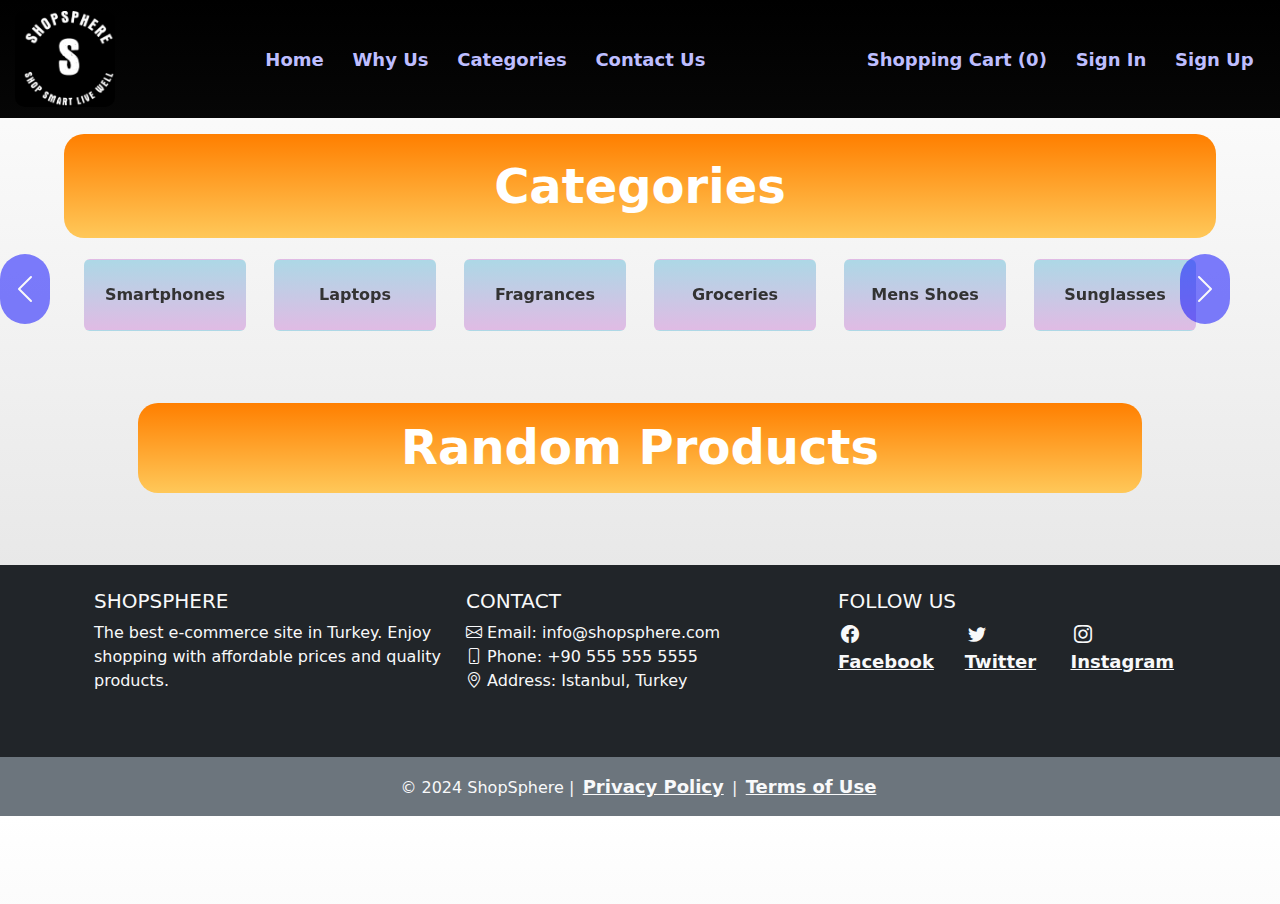
<file: categories.html>
<!DOCTYPE html>
<html lang="tr">

<head>
    <meta charset="UTF-8">
    <meta name="viewport" content="width=device-width, initial-scale=1.0">
    <title>E-Ticaret Ürün Kartları</title>
    <link href="https://cdn.jsdelivr.net/npm/bootstrap@5.1.3/dist/css/bootstrap.min.css" rel="stylesheet">
    <link href="https://cdn.jsdelivr.net/npm/bootstrap-icons/font/bootstrap-icons.css" rel="stylesheet">
    <link rel="stylesheet" href="style.css">

</head>

<body>
    <nav class="navbar navbar-expand-lg navbar-dark navbar-home">
        <div class="container-fluid">
            <a href="index.html" class="logo-new">
                <img src="logo.png" alt="">
            </a>
            <button class="navbar-toggler" type="button" data-bs-toggle="collapse" data-bs-target="#navbarNavDropdown"
                aria-controls="navbarNavDropdown" aria-expanded="false" aria-label="Toggle navigation">
                <span class="navbar-toggler-icon"></span>
            </button>
            <div class="collapse navbar-collapse" id="navbarNavDropdown">
                <ul class="navbar-nav mx-auto">
                    <li class="nav-item">
                        <a class="nav-link active" aria-current="page" href="index.html">Home</a>
                    </li>
                    <li class="nav-item">
                        <a class="nav-link" href="why_us.html">Why Us</a>
                    </li>
                    <li class="nav-item">
                        <a class="nav-link" href="categories.html">Categories</a>
                    </li>
                    <li class="nav-item">
                        <a class="nav-link" href="contact.html">Contact Us</a>
                    </li>
                </ul>
                <!-- Sepetim ve Giriş -->
                <ul class="navbar-nav">
                    <li class="nav-item">
                        <a class="nav-link" href="#" id="sepetimButton">Shopping Cart (<span id="sepetSayisi">0</span>)</a>
                    </li>
                    <li class="nav-item">
                        <a class="nav-link" href="login.html">Sign In</a>
                    </li>
                    <li class="nav-item">
                        <a class="nav-link" href="signup.html">Sign Up</a>
                    </li>
                </ul>
            </div>
        </div>
    </nav>
    <!-- Kategori Menüsü -->
    <div class="shared-header mt-3">Categories</div>

    <div id="carouselExampleControls" class="carousel slide carousel-categories" data-bs-ride="carousel" data-bs-interval="false">
        <div class="carousel-inner">
            <!-- İlk Slide: Butonlar -->
            <div class="carousel-item active">
                <div class="container">
                    <div class="row justify-content-center align-items-center">
                        <!-- Butonların ekran boyutuna göre düzenlenmesi -->
                        <div class="col-lg-2 col-md-3 col-sm-6 col-12 d-flex justify-content-center mb-3">
                            <button type="button" class="btn btn-category" onclick="getProducts('smartphones')">Smartphones</button>
                        </div>
                        <div class="col-lg-2 col-md-3 col-sm-6 col-12 d-flex justify-content-center mb-3">
                            <button type="button" class="btn btn-category" onclick="getProducts('laptops')">Laptops</button>
                        </div>
                        <div class="col-lg-2 col-md-3 col-sm-6 col-12 d-flex justify-content-center mb-3">
                            <button type="button" class="btn btn-category" onclick="getProducts('fragrances')">Fragrances</button>
                        </div>
                        <div class="col-lg-2 col-md-3 col-sm-6 col-12 d-flex justify-content-center mb-3">
                            <button type="button" class="btn btn-category" onclick="getProducts('groceries')">Groceries</button>
                        </div>
                        <div class="col-lg-2 col-md-3 col-sm-6 col-12 d-flex justify-content-center mb-3">
                            <button type="button" class="btn btn-category" onclick="getProducts('mens-shoes')">Mens Shoes</button>
                        </div>
                        <div class="col-lg-2 col-md-3 col-sm-6 col-12 d-flex justify-content-center mb-3">
                            <button type="button" class="btn btn-category" onclick="getProducts('sunglasses')">Sunglasses</button>
                        </div>
                    </div>
                </div>
            </div>
    
            <!-- İkinci Slide: Görsel -->
            <div class="carousel-item">
                <div class="container">
                    <div class="row justify-content-center align-items-center">
                        <!-- Butonların ekran boyutuna göre düzenlenmesi -->
                        <div class="col-lg-2 col-md-3 col-sm-6 col-12 d-flex justify-content-center mb-3">
                            <button type="button" class="btn btn-category" onclick="getProducts('furniture')" >Furniture</button>
                        </div>
                        <div class="col-lg-2 col-md-3 col-sm-6 col-12 d-flex justify-content-center mb-3">
                            <button type="button" class="btn btn-category" onclick="getProducts('tops')">Tops</button>
                        </div>
                        <div class="col-lg-2 col-md-3 col-sm-6 col-12 d-flex justify-content-center mb-3">
                            <button type="button" class="btn btn-category" onclick="getProducts('womens-dresses')">Womens-dresses</button>
                        </div>
                        <div class="col-lg-2 col-md-3 col-sm-6 col-12 d-flex justify-content-center mb-3">
                            <button type="button" class="btn btn-category" onclick="getProducts('motorcycle')">Motorcycle</button>
                        </div>
                        <div class="col-lg-2 col-md-3 col-sm-6 col-12 d-flex justify-content-center mb-3">
                            <button type="button" class="btn btn-category" onclick="getProducts('mens-shoes')">Mens Shoes</button>
                        </div>
                        <div class="col-lg-2 col-md-3 col-sm-6 col-12 d-flex justify-content-center mb-3">
                            <button type="button" class="btn btn-category" onclick="getProducts('sunglasses')">Sunglasses</button>
                        </div>
                    </div>
                </div>
            </div>
        </div>
    
        <!-- Carousel Kontrolleri -->
        <button class="carousel-control-prev control-prev-categories" type="button" data-bs-target="#carouselExampleControls" data-bs-slide="prev">
            <span class="carousel-control-prev-icon" aria-hidden="true"></span>
            <span class="visually-hidden">Previous</span>
        </button>
        <button class="carousel-control-next control-next-categories" type="button" data-bs-target="#carouselExampleControls" data-bs-slide="next">
            <span class="carousel-control-next-icon" aria-hidden="true"></span>
            <span class="visually-hidden">Next</span>
        </button>
    </div>
    

    
    

    <div class="container">
        <h2 id="products" class="shared-header random-products">Random Products</h2>
        <div id="urun-kartlari" class="row mt-4"></div>
    </div>

    <!-- Sepetim Modal -->
    <!-- Sepet Modalı -->
    <div class="modal fade" id="sepetimModal" tabindex="-1" aria-labelledby="sepetimModalLabel" aria-hidden="true">
        <div class="modal-dialog">
            <div class="modal-content">
                <div class="modal-header">
                    <h5 class="modal-title" id="sepetimModalLabel">My Shopping Cart</h5>
                    <button type="button" class="btn-close" data-bs-dismiss="modal" aria-label="Close"></button>
                </div>
                <div class="modal-body">
                    <ul class="list-group" id="sepetListesi"></ul>
                </div>
                <div class="modal-footer">
                    <button id="temizleButton" class="btn btn-danger">Clear Shopping Cart</button>
                    <button type="button" class="btn btn-secondary" data-bs-dismiss="modal">Close</button>
                </div>
            </div>
        </div>
    </div>

<footer class="bg-dark text-light mt-5">
    <div class="container p-4">
        <div class="row">
            <!-- Company Information -->
            <div class="col-md-4 col-sm-12 mb-4">
                <h5 class="text-uppercase">ShopSphere</h5>
                <p>The best e-commerce site in Turkey. Enjoy shopping with affordable prices and quality products.</p>
            </div>

            <!-- Contact Information -->
            <div class="col-md-4 col-sm-12 mb-4">
                <h5 class="text-uppercase">Contact</h5>
                <ul class="list-unstyled">
                    <li><i class="bi bi-envelope"></i> Email: info@shopsphere.com</li>
                    <li><i class="bi bi-phone"></i> Phone: +90 555 555 5555</li>
                    <li><i class="bi bi-geo-alt"></i> Address: Istanbul, Turkey</li>
                </ul>
            </div>

            <!-- Social Media -->
            <div class="col-md-4 col-sm-12 mb-4">
                <h5 class="text-uppercase">Follow Us</h5>
                <ul class="list-unstyled d-flex">
                    <li><a href="#" class="text-light me-4"><i class="bi bi-facebook"></i> Facebook</a></li>
                    <li><a href="#" class="text-light me-4"><i class="bi bi-twitter"></i> Twitter</a></li>
                    <li><a href="#" class="text-light"><i class="bi bi-instagram"></i> Instagram</a></li>
                </ul>
            </div>
        </div>
    </div>

    <!-- Footer Bottom -->
    <div class="text-center p-3 bg-secondary">
        © 2024 ShopSphere | <a href="#" class="text-light">Privacy Policy</a> | <a href="#" class="text-light">Terms of Use</a>
    </div>
</footer>
    <script src="script.js"></script>
    <script>
          document.addEventListener('DOMContentLoaded', function () {
    // Belirli bir kategori çağırma (örneğin "electronics")
    getRandomProducts();
});

    </script>
    <script src="https://cdn.jsdelivr.net/npm/bootstrap@5.1.3/dist/js/bootstrap.bundle.min.js"
        integrity="sha384-ka7Sk0Gln4gmtz2MlQnikT1wXgYsOg+OMhuP+IlRH9sENBO0LRn5q+8nbTov4+1p" crossorigin="anonymous">
    </script>
</body>

</html>
</file>
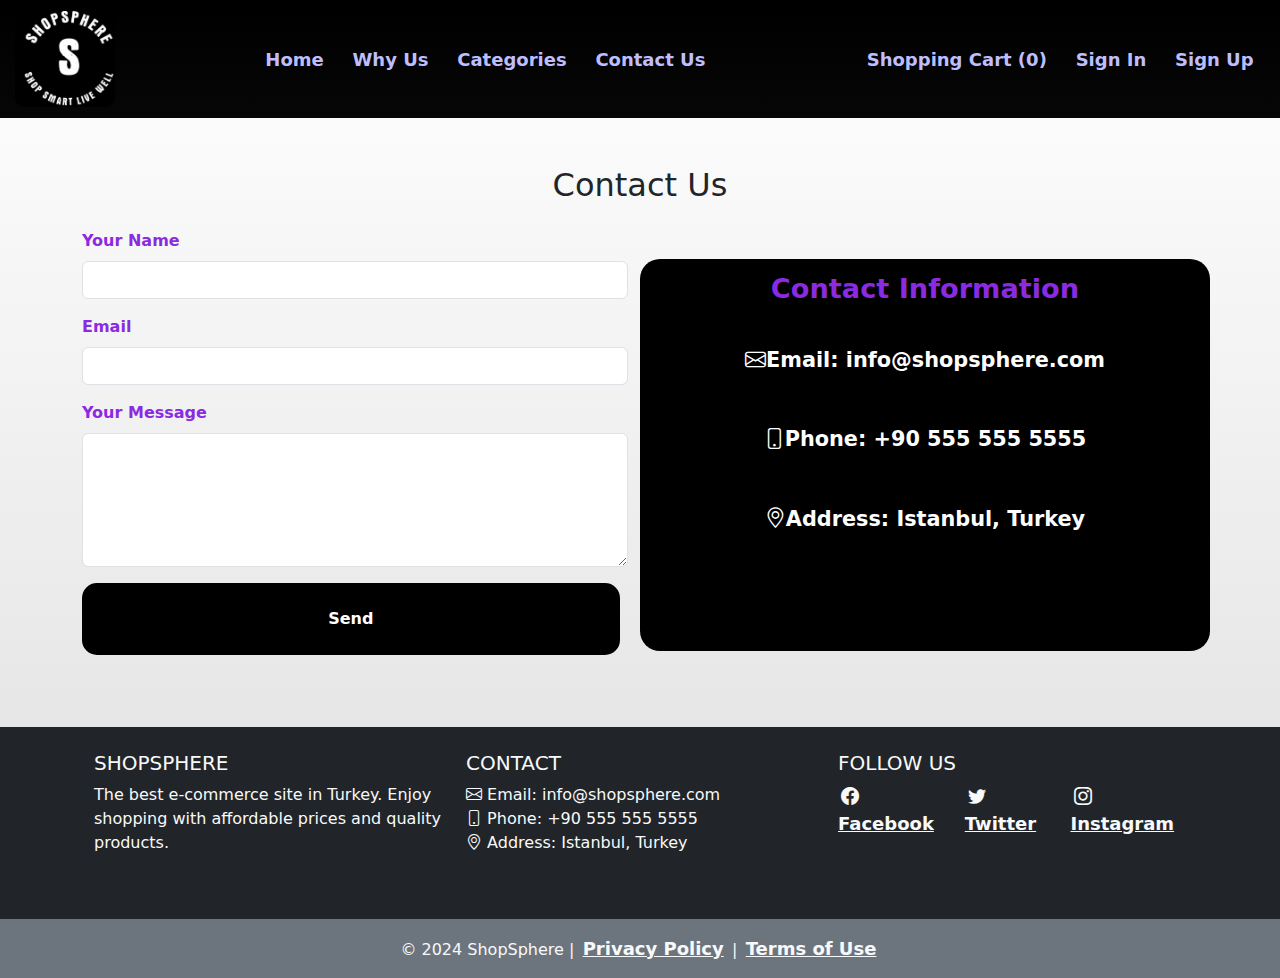
<file: contact.html>
<!DOCTYPE html>
<html lang="tr">

<head>
    <meta charset="UTF-8">
    <meta name="viewport" content="width=device-width, initial-scale=1.0">
    <title>İletişim - ShopSphere</title>
    <link href="https://cdn.jsdelivr.net/npm/bootstrap@5.1.3/dist/css/bootstrap.min.css" rel="stylesheet">
    <link href="https://cdn.jsdelivr.net/npm/bootstrap-icons/font/bootstrap-icons.css" rel="stylesheet">
    <link rel="stylesheet" href="style.css">
</head>

<body>
    <nav class="navbar navbar-expand-lg navbar-dark navbar-home">
        <div class="container-fluid">
            <a href="index.html" class="logo-new">
                <img src="logo.png" alt="">
            </a>
            <button class="navbar-toggler" type="button" data-bs-toggle="collapse" data-bs-target="#navbarNavDropdown"
                aria-controls="navbarNavDropdown" aria-expanded="false" aria-label="Toggle navigation">
                <span class="navbar-toggler-icon"></span>
            </button>
            <div class="collapse navbar-collapse" id="navbarNavDropdown">
                <ul class="navbar-nav mx-auto">
                    <li class="nav-item">
                        <a class="nav-link active" aria-current="page" href="index.html">Home</a>
                    </li>
                    <li class="nav-item">
                        <a class="nav-link" href="why_us.html">Why Us</a>
                    </li>
                    <li class="nav-item">
                        <a class="nav-link" href="categories.html">Categories</a>
                    </li>
                    <li class="nav-item">
                        <a class="nav-link" href="contact.html">Contact Us</a>
                    </li>
                </ul>
                <!-- Sepetim ve Giriş -->
                <ul class="navbar-nav">
                    <li class="nav-item">
                        <a class="nav-link" href="#" id="sepetimButton">Shopping Cart (<span id="sepetSayisi">0</span>)</a>
                    </li>
                    <li class="nav-item">
                        <a class="nav-link" href="login.html">Sign In</a>
                    </li>
                    <li class="nav-item">
                        <a class="nav-link" href="signup.html">Sign Up</a>
                    </li>
                </ul>
            </div>
        </div>
    </nav>
    <div class="container mt-5">
        <h2 class="text-center">Contact Us</h2>
        <div class="row mt-4">
            <div class="col-md-6 mb-4">
                <form>
                    <div class="mb-3">
                        <label for="name" class="form-label" style="color: blueviolet; font-weight: bold;">Your Name</label>
                        <input type="text" class="form-control form-control-contact" id="name" required>
                    </div>
                    <div class="mb-3">
                        <label for="email" class="form-label" style="color: blueviolet; font-weight: bold;">Email</label>
                        <input type="email" class="form-control form-control-contact" id="email" required>
                    </div>
                    <div class="mb-3">
                        <label for="message" class="form-label" style="color: blueviolet; font-weight: bold;">Your Message</label>
                        <textarea class="form-control form-control-contact" id="message" rows="5" required></textarea>
                    </div>
                    <button type="submit" class="btn btn-send">Send</button>
                </form>
            </div>
            <div class="col-md-6 mb-4 contact-info">
                <h5>Contact Information</h5>
                <ul class="list-unstyled">
                    <li><i class="bi bi-envelope"></i> Email: info@shopsphere.com</li>
                    <li class="my-5"><i class="bi bi-phone"></i> Phone: +90 555 555 5555</li>
                    <li><i class="bi bi-geo-alt"></i> Address: Istanbul, Turkey</li>
                </ul>
            </div>
        </div>
    </div>
    
    <div class="modal fade" id="sepetimModal" tabindex="-1" aria-labelledby="sepetimModalLabel" aria-hidden="true">
        <div class="modal-dialog">
            <div class="modal-content">
                <div class="modal-header">
                    <h5 class="modal-title" id="sepetimModalLabel">My Shopping Cart</h5>
                    <button type="button" class="btn-close" data-bs-dismiss="modal" aria-label="Close"></button>
                </div>
                <div class="modal-body">
                    <ul class="list-group" id="sepetListesi"></ul>
                </div>
                <div class="modal-footer">
                    <button id="temizleButton" class="btn btn-danger">Clear Shopping Cart</button>
                    <button type="button" class="btn btn-secondary" data-bs-dismiss="modal">Close</button>
                </div>
            </div>
        </div>
    </div>
    <footer class="bg-dark text-light mt-5">
        <div class="container p-4">
            <div class="row">
                <!-- Company Information -->
                <div class="col-md-4 col-sm-12 mb-4">
                    <h5 class="text-uppercase">ShopSphere</h5>
                    <p>The best e-commerce site in Turkey. Enjoy shopping with affordable prices and quality products.</p>
                </div>
    
                <!-- Contact Information -->
                <div class="col-md-4 col-sm-12 mb-4">
                    <h5 class="text-uppercase">Contact</h5>
                    <ul class="list-unstyled">
                        <li><i class="bi bi-envelope"></i> Email: info@shopsphere.com</li>
                        <li><i class="bi bi-phone"></i> Phone: +90 555 555 5555</li>
                        <li><i class="bi bi-geo-alt"></i> Address: Istanbul, Turkey</li>
                    </ul>
                </div>
    
                <!-- Social Media -->
                <div class="col-md-4 col-sm-12 mb-4">
                    <h5 class="text-uppercase">Follow Us</h5>
                    <ul class="list-unstyled d-flex">
                        <li><a href="#" class="text-light me-4"><i class="bi bi-facebook"></i> Facebook</a></li>
                        <li><a href="#" class="text-light me-4"><i class="bi bi-twitter"></i> Twitter</a></li>
                        <li><a href="#" class="text-light"><i class="bi bi-instagram"></i> Instagram</a></li>
                    </ul>
                </div>
            </div>
        </div>
    
        <!-- Footer Bottom -->
        <div class="text-center p-3 bg-secondary">
            © 2024 ShopSphere | <a href="#" class="text-light">Privacy Policy</a> | <a href="#" class="text-light">Terms of Use</a>
        </div>
    </footer>
    <script src="script.js"></script>
    <script src="https://cdn.jsdelivr.net/npm/bootstrap@5.1.3/dist/js/bootstrap.bundle.min.js"
        integrity="sha384-ka7Sk0Gln4gmtz2MlQnikT1wXgYsOg+OMhuP+IlRH9sENBO0LRn5q+8nbTov4+1p" crossorigin="anonymous">
    </script>
</body>

</html>
</file>
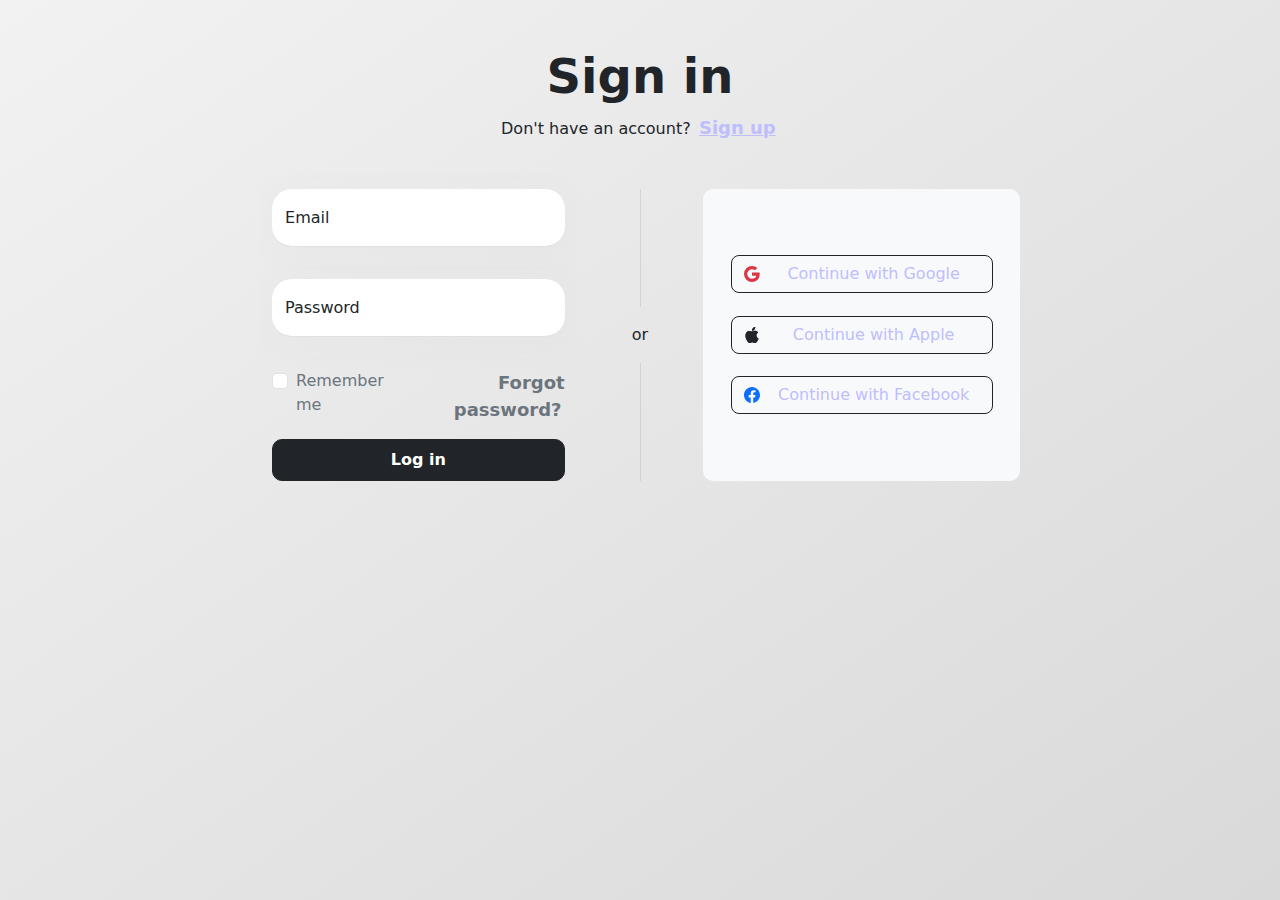
<file: login.html>
<!DOCTYPE html>
<html lang="tr">

<head>
    <meta charset="UTF-8">
    <meta name="viewport" content="width=device-width, initial-scale=1.0">
    <title>Sign In</title>

    <link rel="stylesheet" href="https://unpkg.com/bootstrap@5.3.3/dist/css/bootstrap.min.css">
    <link rel="stylesheet" href="style.css"> <!-- Eğer özel bir CSS dosyanız varsa --> 
</head>
<body class="login-body">
<section class="py-3 py-md-5 py-xl-8">
    <div class="container">
      <div class="row">
        <div class="col-12">
          <div class="mb-5">
            <h2 class="display-5 fw-bold text-center text-dark">Sign in</h2>
            <p class="text-center m-0 text-dark">Don't have an account? <a href="signup.html">Sign up</a></p>
          </div>
        </div>
      </div>
      <div class="row justify-content-center">
        <div class="col-12 col-lg-10 col-xl-8">
          <div class="row gy-5 justify-content-center">
            <div class="col-12 col-lg-5">
              <form action="#!">
                <div class="row gy-3 overflow-hidden">
                  <div class="col-12">
                    <div class="form-floating mb-3">
                      <input type="email" class="form-control border-0 border-bottom rounded-0 form-email-password" name="email" id="email" placeholder="name@example.com" required>
                      <label for="email" class="form-label">Email</label>
                    </div>
                  </div>
                  <div class="col-12">
                    <div class="form-floating mb-3">
                      <input type="password" class="form-control border-0 border-bottom rounded-0 form-email-password" name="password" id="password" value="" placeholder="Password" required>
                      <label for="password" class="form-label">Password</label>
                    </div>
                  </div>
                  <div class="col-12">
                    <div class="row justify-content-between">
                      <div class="col-6">
                        <div class="form-check">
                          <input class="form-check-input" type="checkbox" value="" name="remember_me" id="remember_me">
                          <label class="form-check-label text-secondary" for="remember_me">
                            Remember me
                          </label>
                        </div>
                      </div>
                      <div class="col-6">
                        <div class="text-end">
                          <a href="#!" class="link-secondary text-decoration-none">Forgot password?</a>
                        </div>
                      </div>
                    </div>
                  </div>
                  <div class="col-12">
                    <div class="d-grid">
                      <button class="btn btn-lg btn-dark rounded-0 fs-6 login-btn" type="submit">Log in</button>
                    </div>
                  </div>
                </div>
              </form>
            </div>
            <div class="col-12 col-lg-2 d-flex align-items-center justify-content-center gap-3 flex-lg-column">
              <div class="bg-dark h-100 d-none d-lg-block" style="width: 1px; --bs-bg-opacity: .1;"></div>
              <div class="bg-dark w-100 d-lg-none" style="height: 1px; --bs-bg-opacity: .1;"></div>
              <div>or</div>
              <div class="bg-dark h-100 d-none d-lg-block" style="width: 1px; --bs-bg-opacity: .1;"></div>
              <div class="bg-dark w-100 d-lg-none" style="height: 1px; --bs-bg-opacity: .1;"></div>
            </div>
            <div class="col-12 col-lg-5 d-flex align-items-center bg-light p-4" style="border-radius: 10px;">
              <div class="d-flex gap-3 flex-column w-100 ">
                <a href="#!" class="btn bsb-btn-2xl btn-outline-dark rounded-0 d-flex align-items-center btn-social">
                  <svg xmlns="http://www.w3.org/2000/svg" width="16" height="16" fill="currentColor" class="bi bi-google text-danger" viewBox="0 0 16 16">
                    <path d="M15.545 6.558a9.42 9.42 0 0 1 .139 1.626c0 2.434-.87 4.492-2.384 5.885h.002C11.978 15.292 10.158 16 8 16A8 8 0 1 1 8 0a7.689 7.689 0 0 1 5.352 2.082l-2.284 2.284A4.347 4.347 0 0 0 8 3.166c-2.087 0-3.86 1.408-4.492 3.304a4.792 4.792 0 0 0 0 3.063h.003c.635 1.893 2.405 3.301 4.492 3.301 1.078 0 2.004-.276 2.722-.764h-.003a3.702 3.702 0 0 0 1.599-2.431H8v-3.08h7.545z" />
                  </svg>
                  <span class="ms-2 fs-6 flex-grow-1">Continue with Google</span>
                </a>
                <a href="#!" class="btn bsb-btn-2xl btn-outline-dark rounded-0 d-flex align-items-center btn-social">
                  <svg xmlns="http://www.w3.org/2000/svg" width="16" height="16" fill="currentColor" class="bi bi-apple text-dark" viewBox="0 0 16 16">
                    <path d="M11.182.008C11.148-.03 9.923.023 8.857 1.18c-1.066 1.156-.902 2.482-.878 2.516.024.034 1.52.087 2.475-1.258.955-1.345.762-2.391.728-2.43Zm3.314 11.733c-.048-.096-2.325-1.234-2.113-3.422.212-2.189 1.675-2.789 1.698-2.854.023-.065-.597-.79-1.254-1.157a3.692 3.692 0 0 0-1.563-.434c-.108-.003-.483-.095-1.254.116-.508.139-1.653.589-1.968.607-.316.018-1.256-.522-2.267-.665-.647-.125-1.333.131-1.824.328-.49.196-1.422.754-2.074 2.237-.652 1.482-.311 3.83-.067 4.56.244.729.625 1.924 1.273 2.796.576.984 1.34 1.667 1.659 1.899.319.232 1.219.386 1.843.067.502-.308 1.408-.485 1.766-.472.357.013 1.061.154 1.782.539.571.197 1.111.115 1.652-.105.541-.221 1.324-1.059 2.238-2.758.347-.79.505-1.217.473-1.282Z" />
                    <path d="M11.182.008C11.148-.03 9.923.023 8.857 1.18c-1.066 1.156-.902 2.482-.878 2.516.024.034 1.52.087 2.475-1.258.955-1.345.762-2.391.728-2.43Zm3.314 11.733c-.048-.096-2.325-1.234-2.113-3.422.212-2.189 1.675-2.789 1.698-2.854.023-.065-.597-.79-1.254-1.157a3.692 3.692 0 0 0-1.563-.434c-.108-.003-.483-.095-1.254.116-.508.139-1.653.589-1.968.607-.316.018-1.256-.522-2.267-.665-.647-.125-1.333.131-1.824.328-.49.196-1.422.754-2.074 2.237-.652 1.482-.311 3.83-.067 4.56.244.729.625 1.924 1.273 2.796.576.984 1.34 1.667 1.659 1.899.319.232 1.219.386 1.843.067.502-.308 1.408-.485 1.766-.472.357.013 1.061.154 1.782.539.571.197 1.111.115 1.652-.105.541-.221 1.324-1.059 2.238-2.758.347-.79.505-1.217.473-1.282Z" />
                  </svg>
                  <span class="ms-2 fs-6 flex-grow-1">Continue with Apple</span>
                </a>
                <a href="#!" class="btn bsb-btn-2xl btn-outline-dark rounded-0 d-flex align-items-center btn-social">
                  <svg xmlns="http://www.w3.org/2000/svg" width="16" height="16" fill="currentColor" class="bi bi-facebook text-primary" viewBox="0 0 16 16">
                    <path d="M16 8.049c0-4.446-3.582-8.05-8-8.05C3.58 0-.002 3.603-.002 8.05c0 4.017 2.926 7.347 6.75 7.951v-5.625h-2.03V8.05H6.75V6.275c0-2.017 1.195-3.131 3.022-3.131.876 0 1.791.157 1.791.157v1.98h-1.009c-.993 0-1.303.621-1.303 1.258v1.51h2.218l-.354 2.326H9.25V16c3.824-.604 6.75-3.934 6.75-7.951z" />
                  </svg>
                  <span class="ms-2 fs-6 flex-grow-1">Continue with Facebook</span>
                </a>
              </div>
            </div>
          </div>
        </div>
      </div>
    </div>
  </section>

    <script src="script.js"></script> <!-- Eğer özel bir JavaScript dosyanız varsa -->
    <script src="https://cdn.jsdelivr.net/npm/bootstrap@5.1.3/dist/js/bootstrap.bundle.min.js"></script>
</body>

</html>
</file>
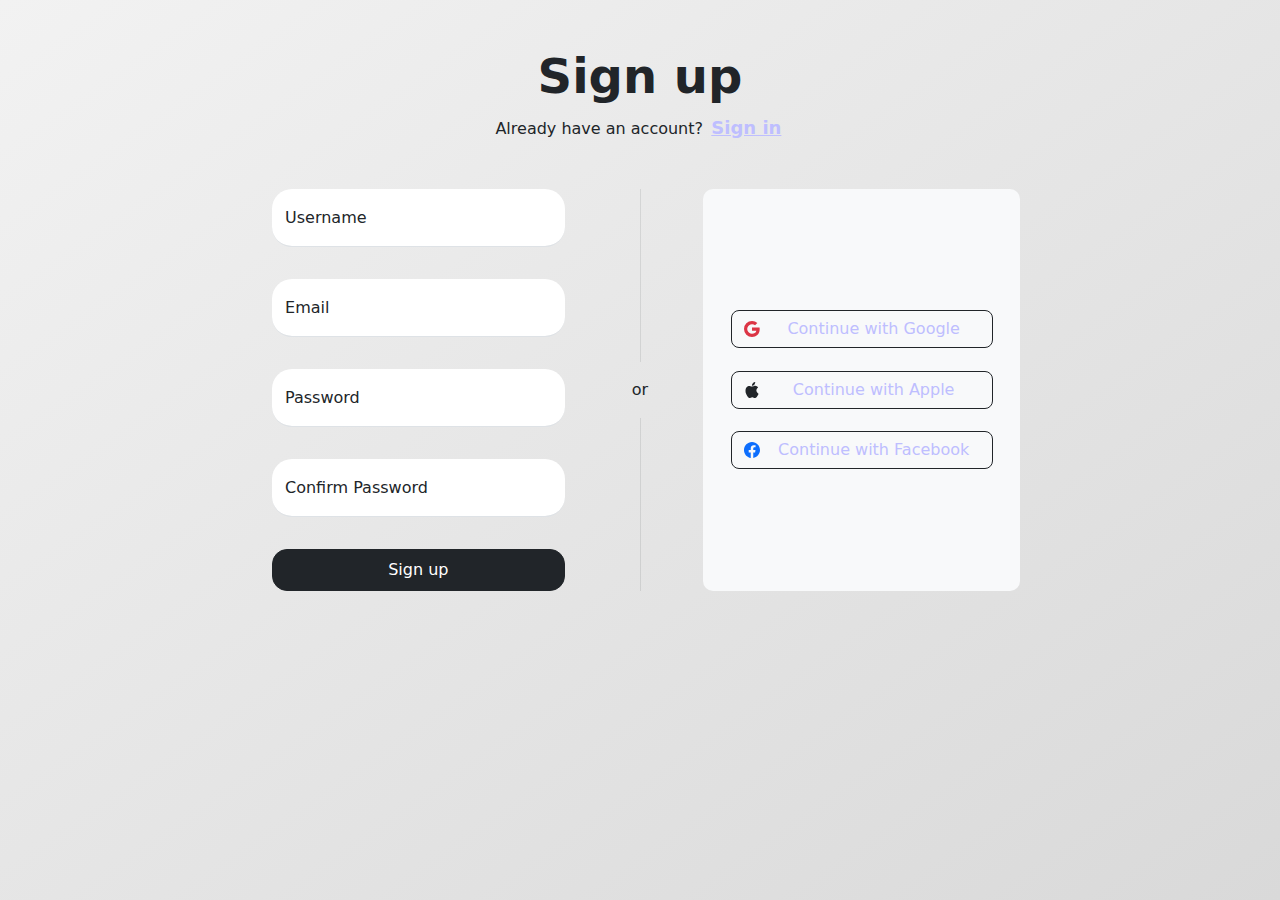
<file: signup.html>
<!DOCTYPE html>
<html lang="tr">

<head>
    <meta charset="UTF-8">
    <meta name="viewport" content="width=device-width, initial-scale=1.0">
    <title>Sign Up</title>

    <link rel="stylesheet" href="https://unpkg.com/bootstrap@5.3.3/dist/css/bootstrap.min.css">
    <link rel="stylesheet" href="style.css"> <!-- Eğer özel bir CSS dosyanız varsa -->
</head>

<body class="sign-up-body">

    <!-- Signup Section -->
    <section class="py-3 py-md-5 py-xl-8">
        <div class="container">
            <div class="row">
                <div class="col-12">
                    <div class="mb-5">
                        <h2 class="display-5 fw-bold text-center text-dark">Sign up</h2>
                        <p class="text-center m-0 text-dark">Already have an account? <a href="login.html">Sign in</a></p>
                    </div>
                </div>
            </div>
            <div class="row justify-content-center">
                <div class="col-12 col-lg-10 col-xl-8">
                    <div class="row gy-5 justify-content-center">
                        <div class="col-12 col-lg-5">
                            <form action="#!">
                                <div class="row gy-3 overflow-hidden">
                                    <div class="col-12">
                                        <div class="form-floating mb-3">
                                            <input type="text" class="form-control border-0 border-bottom rounded-0 input-signup"  name="username" id="username" placeholder="Your username" required>
                                            <label for="username" class="form-label">Username</label>
                                        </div>
                                    </div>
                                    <div class="col-12">
                                        <div class="form-floating mb-3">
                                            <input type="email" class="form-control border-0 border-bottom rounded-0 input-signup" name="email" id="email" placeholder="name@example.com" required>
                                            <label for="email" class="form-label">Email</label>
                                        </div>
                                    </div>
                                    <div class="col-12">
                                        <div class="form-floating mb-3">
                                            <input type="password" class="form-control border-0 border-bottom rounded-0 input-signup" name="password" id="password" placeholder="Password" required>
                                            <label for="password" class="form-label">Password</label>
                                        </div>
                                    </div>
                                    <div class="col-12">
                                        <div class="form-floating mb-3">
                                            <input type="password" class="form-control border-0 border-bottom rounded-0 input-signup" name="confirm_password" id="confirm_password" placeholder="Confirm Password" required>
                                            <label for="confirm_password" class="form-label">Confirm Password</label>
                                        </div>
                                    </div>
                                    <div class="col-12">
                                        <div class="d-grid">
                                            <button class="btn btn-lg btn-dark rounded-0 fs-6 signup-btn" type="submit">Sign up</button>
                                        </div>
                                    </div>
                                </div>
                            </form>
                        </div>
                        <div class="col-12 col-lg-2 d-flex align-items-center justify-content-center gap-3 flex-lg-column">
                            <div class="bg-dark h-100 d-none d-lg-block" style="width: 1px; --bs-bg-opacity: .1;"></div>
                            <div class="bg-dark w-100 d-lg-none" style="height: 1px; --bs-bg-opacity: .1;"></div>
                            <div>or</div>
                            <div class="bg-dark h-100 d-none d-lg-block" style="width: 1px; --bs-bg-opacity: .1;"></div>
                            <div class="bg-dark w-100 d-lg-none" style="height: 1px; --bs-bg-opacity: .1;"></div>
                        </div>
                        <div class="col-12 col-lg-5 d-flex align-items-center bg-light p-4" style="border-radius: 10px;">
                            <div class="d-flex gap-3 flex-column w-100 ">
                                <a href="#!" class="btn bsb-btn-2xl btn-outline-dark rounded-0 d-flex align-items-center btn-social">
                                    <svg xmlns="http://www.w3.org/2000/svg" width="16" height="16" fill="currentColor" class="bi bi-google text-danger" viewBox="0 0 16 16">
                                        <path d="M15.545 6.558a9.42 9.42 0 0 1 .139 1.626c0 2.434-.87 4.492-2.384 5.885h.002C11.978 15.292 10.158 16 8 16A8 8 0 1 1 8 0a7.689 7.689 0 0 1 5.352 2.082l-2.284 2.284A4.347 4.347 0 0 0 8 3.166c-2.087 0-3.86 1.408-4.492 3.304a4.792 4.792 0 0 0 0 3.063h.003c.635 1.893 2.405 3.301 4.492 3.301 1.078 0 2.004-.276 2.722-.764h-.003a3.702 3.702 0 0 0 1.599-2.431H8v-3.08h7.545z" />
                                    </svg>
                                    <span class="ms-2 fs-6 flex-grow-1">Continue with Google</span>
                                </a>
                                <a href="#!" class="btn bsb-btn-2xl btn-outline-dark rounded-0 d-flex align-items-center btn-social">
                                    <svg xmlns="http://www.w3.org/2000/svg" width="16" height="16" fill="currentColor" class="bi bi-apple text-dark" viewBox="0 0 16 16">
                                        <path d="M11.182.008C11.148-.03 9.923.023 8.857 1.18c-1.066 1.156-.902 2.482-.878 2.516.024.034 1.52.087 2.475-1.258.955-1.345.762-2.391.728-2.43Zm3.314 11.733c-.048-.096-2.325-1.234-2.113-3.422.212-2.189 1.675-2.789 1.698-2.854.023-.065-.597-.79-1.254-1.157a3.692 3.692 0 0 0-1.563-.434c-.108-.003-.483-.095-1.254.116-.508.139-1.653.589-1.968.607-.316.018-1.256-.522-2.267-.665-.647-.125-1.333.131-1.824.328-.49.196-1.422.754-2.074 2.237-.652 1.482-.311 3.83-.067 4.56.244.729.625 1.924 1.273 2.796.576.984 1.34 1.667 1.659 1.899.319.232 1.219.386 1.843.067.502-.308 1.408-.485 1.766-.472.357.013 1.061.154 1.782.539.571.197 1.111.115 1.652-.105.541-.221 1.324-1.059 2.238-2.758.347-.79.505-1.217.473-1.282Z" />
                                    </svg>
                                    <span class="ms-2 fs-6 flex-grow-1">Continue with Apple</span>
                                </a>
                                <a href="#!" class="btn bsb-btn-2xl btn-outline-dark rounded-0 d-flex align-items-center btn-social">
                                    <svg xmlns="http://www.w3.org/2000/svg" width="16" height="16" fill="currentColor" class="bi bi-facebook text-primary" viewBox="0 0 16 16">
                                        <path d="M16 8.049c0-4.446-3.582-8.05-8-8.05C3.58 0-.002 3.603-.002 8.05c0 4.017 2.926 7.347 6.75 7.951v-5.625h-2.03V8.05H6.75V6.275c0-2.017 1.195-3.131 3.022-3.131.876 0 1.791.157 1.791.157v1.98h-1.009c-.993 0-1.303.621-1.303 1.258v1.51h2.218l-.354 2.326H9.25V16c3.824-.604 6.75-3.934 6.75-7.951z" />
                                    </svg>
                                    <span class="ms-2 fs-6 flex-grow-1">Continue with Facebook</span>
                                </a>
                            </div>
                        </div>
                    </div>
                </div>
            </div>
        </div>
    </section>

    <script src="script.js"></script> <!-- Eğer özel bir JavaScript dosyanız varsa -->
    <script src="https://cdn.jsdelivr.net/npm/bootstrap@5.1.3/dist/js/bootstrap.bundle.min.js"></script>
</body>

</html>
</file>
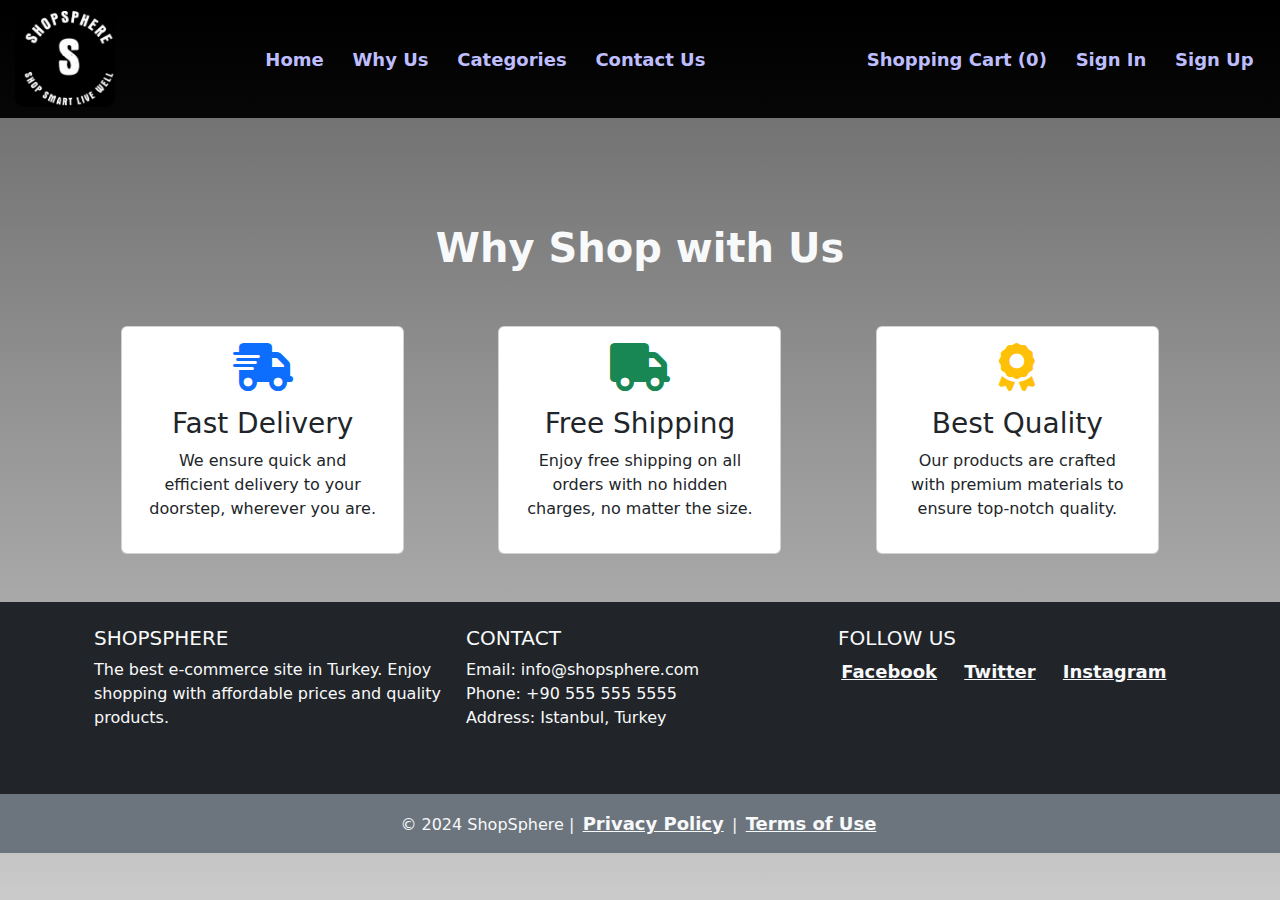
<file: why_us.html>
<!DOCTYPE html>
<html lang="en">
<head>
    <meta charset="UTF-8">
    <meta name="viewport" content="width=device-width, initial-scale=1.0">
    <title>Why Us</title>
    <link href="https://cdn.jsdelivr.net/npm/bootstrap@5.1.3/dist/css/bootstrap.min.css" rel="stylesheet">
    <link rel="stylesheet" href="style.css">
    <link rel="stylesheet" href="https://cdnjs.cloudflare.com/ajax/libs/font-awesome/6.0.0-beta3/css/all.min.css">

    
</head>
<body class="why-us-body">

    <nav class="navbar navbar-expand-lg navbar-dark navbar-home">
        <div class="container-fluid">
            <a href="index.html" class="logo-new">
                <img src="logo.png" alt="">
            </a>
            <button class="navbar-toggler" type="button" data-bs-toggle="collapse" data-bs-target="#navbarNavDropdown"
                aria-controls="navbarNavDropdown" aria-expanded="false" aria-label="Toggle navigation">
                <span class="navbar-toggler-icon"></span>
            </button>
            <div class="collapse navbar-collapse" id="navbarNavDropdown">
                <ul class="navbar-nav mx-auto">
                    <li class="nav-item">
                        <a class="nav-link active" aria-current="page" href="index.html">Home</a>
                    </li>
                    <li class="nav-item">
                        <a class="nav-link" href="why_us.html">Why Us</a>
                    </li>
                    <li class="nav-item">
                        <a class="nav-link" href="categories.html">Categories</a>
                    </li>
                    <li class="nav-item">
                        <a class="nav-link" href="contact.html">Contact Us</a>
                    </li>
                </ul>
                <!-- Sepetim ve Giriş -->
                <ul class="navbar-nav">
                    <li class="nav-item">
                        <a class="nav-link" href="#" id="sepetimButton">Shopping Cart (<span id="sepetSayisi">0</span>)</a>
                    </li>
                    <li class="nav-item">
                        <a class="nav-link" href="login.html">Sign In</a>
                    </li>
                    <li class="nav-item">
                        <a class="nav-link" href="signup.html">Sign Up</a>
                    </li>
                </ul>
            </div>
        </div>
    </nav>
    <p class="fs-1 fw-bold text-center mt-3 text-light why-shop-header">Why Shop with Us</p>
    <div class="container mt-5">
        <div class="row justify-content-center g-3">
            <div class="card col-lg-3 col-md-6 col-sm-12 mx-auto">
                <div class="card-body text-center">
                    <i class="fas fa-shipping-fast fa-3x mb-3 text-primary"></i> <!-- Fast Delivery Icon -->
                    <h3>Fast Delivery</h3>
                    <p>We ensure quick and efficient delivery to your doorstep, wherever you are.</p>
                </div>
            </div>
            <div class="card col-lg-3 col-md-6 col-sm-12 mx-auto">
                <div class="card-body text-center">
                    <i class="fas fa-truck fa-3x mb-3 text-success"></i> <!-- Free Shipping Icon -->
                    <h3>Free Shipping</h3>
                    <p>Enjoy free shipping on all orders with no hidden charges, no matter the size.</p>
                </div>
            </div>
            <div class="card col-lg-3 col-md-6 col-sm-12 mx-auto">
                <div class="card-body text-center">
                    <i class="fas fa-award fa-3x mb-3 text-warning"></i> <!-- Best Quality Icon -->
                    <h3>Best Quality</h3>
                    <p>Our products are crafted with premium materials to ensure top-notch quality.</p>
                </div>
            </div>
        </div>
    </div>


    <div class="modal fade" id="sepetimModal" tabindex="-1" aria-labelledby="sepetimModalLabel" aria-hidden="true">
        <div class="modal-dialog">
            <div class="modal-content">
                <div class="modal-header">
                    <h5 class="modal-title" id="sepetimModalLabel">My Shopping Cart</h5>
                    <button type="button" class="btn-close" data-bs-dismiss="modal" aria-label="Close"></button>
                </div>
                <div class="modal-body">
                    <ul class="list-group" id="sepetListesi"></ul>
                </div>
                <div class="modal-footer">
                    <button id="temizleButton" class="btn btn-danger">Clear Shopping Cart</button>
                    <button type="button" class="btn btn-secondary" data-bs-dismiss="modal">Close</button>
                </div>
            </div>
        </div>
    </div>

    <footer class="bg-dark text-light mt-5">
        <div class="container p-4">
            <div class="row">
                <!-- Company Information -->
                <div class="col-md-4 col-sm-12 mb-4">
                    <h5 class="text-uppercase">ShopSphere</h5>
                    <p>The best e-commerce site in Turkey. Enjoy shopping with affordable prices and quality products.</p>
                </div>
    
                <!-- Contact Information -->
                <div class="col-md-4 col-sm-12 mb-4">
                    <h5 class="text-uppercase">Contact</h5>
                    <ul class="list-unstyled">
                        <li><i class="bi bi-envelope"></i> Email: info@shopsphere.com</li>
                        <li><i class="bi bi-phone"></i> Phone: +90 555 555 5555</li>
                        <li><i class="bi bi-geo-alt"></i> Address: Istanbul, Turkey</li>
                    </ul>
                </div>
    
                <!-- Social Media -->
                <div class="col-md-4 col-sm-12 mb-4">
                    <h5 class="text-uppercase">Follow Us</h5>
                    <ul class="list-unstyled d-flex">
                        <li><a href="#" class="text-light me-4"><i class="bi bi-facebook"></i> Facebook</a></li>
                        <li><a href="#" class="text-light me-4"><i class="bi bi-twitter"></i> Twitter</a></li>
                        <li><a href="#" class="text-light"><i class="bi bi-instagram"></i> Instagram</a></li>
                    </ul>
                </div>
            </div>
        </div>
    
        <!-- Footer Bottom -->
        <div class="text-center p-3 bg-secondary">
            © 2024 ShopSphere | <a href="#" class="text-light">Privacy Policy</a> | <a href="#" class="text-light">Terms of Use</a>
        </div>
    </footer>
    <script src="script.js"></script>
    <script src="https://cdn.jsdelivr.net/npm/bootstrap@5.1.3/dist/js/bootstrap.bundle.min.js"
    integrity="sha384-ka7Sk0Gln4gmtz2MlQnikT1wXgYsOg+OMhuP+IlRH9sENBO0LRn5q+8nbTov4+1p" crossorigin="anonymous">
    </script>
</body>
</html>
</file>
<file: style.css>
body {
    background: linear-gradient(to bottom, #fff, #dedede);
}

.card-body {
    display: flex;
    flex-direction: column;
    justify-content: space-between;
    height: 100%;
}

.btn-shopping-cart {
    margin: 0 auto;
    display: block;
    background-image: linear-gradient(179deg, rgba(0, 0, 0, 1) 9.2%, rgba(127, 16, 16, 1) 103.9%);
    font-weight: bold;
    color: #fff;

}

.btn-shopping-cart:hover {
    color: white;
    background-image: linear-gradient(1deg, rgba(127, 16, 16, 1) 9.2%, rgba(0, 0, 0, 1) 103.9%);

}

.navbar-home li,
a {
    margin: 0.2rem;
    font-size: large;
    color: rgb(190, 190, 255) !important;
    font-weight: bold;
}

.dropdown-toggle:after {
    display: none;
}

.navbar-collapse {
    transition: height 0.3s ease;
}

.navbar-toggler.collapsed+.navbar-collapse {
    display: none !important;
}

.logo {
    font-size: 45px;
    color: aqua !important;

}

.navbar {
    background: linear-gradient(to bottom, #000, #060606)
}

.carousel-item {
    height: 650px;
}

.carousel-item img {
    object-fit: cover;
    height: 100%;
}

.carousel-caption {
    margin-top: 60px;
    position: absolute;
    top: 50%;
    left: 50%;
    transform: translate(-50%, -50%);
    text-align: center;
    color: white;
}

.carousel-caption h3 {
    border-radius: 10px;
    padding: 6px;
    font-size: 3rem;
    color: white;
    font-weight: 800;
    background: linear-gradient(to bottom, rgb(78, 78, 78), rgb(30, 30, 30));
}

.carousel-caption p {
    border-radius: 10px;
    padding: 6px;
    font-size: 1rem;
    background: linear-gradient(to bottom, rgb(78, 78, 78), rgb(30, 30, 30));

}

@media (max-width: 768px) {
    .carousel-caption h3 {
        font-size: 1.5rem;
    }

    .carousel-caption p {
        font-size: 0.9rem;
    }
}






.btn-category {
    width: 20vw !important;
    height: 8vh !important;
    background: linear-gradient(to bottom, rgb(173, 216, 230), rgb(224, 187, 228));
    color: #333333;
    font-weight: 900;
    transition: background-image 2s, color 0.4s;
    margin-top: 5px;
    margin-left: 2px;
    margin-right: 2px;
}

.btn-category:hover {
    background-image: linear-gradient(to top, rgb(144, 190, 109), rgb(102, 153, 204));
    color: #f8f9fa;
    font-weight: bold;
}

@media (min-width:768px) and (max-width:1156px) {
    .btn-category {
        height: 70px !important;
        width: 20vw !important;
        border-radius: 10px;
    }

    .control-prev-categories {
        height: 70px !important;
        margin-right: 10px;
    }
}

@media (max-width:576px) {
    .btn-category {
        height: 70px !important;
        width: 40vw !important;
        border-radius: 10px;
    }

    .control-prev-categories, .control-next-categories {
        height: 70px !important;
        width: 40px; /* Sabit genişlik ekledim */
        margin-top: 230px; /* Kontrollerin dikeyde hizalanması */
    }
    .carousel-categories {
        height: 90vh !important;
        margin-bottom: 500px !important;
    }
}

@media (min-width:577px) and (max-width:768px) {
    .carousel-categories {
        height: 90vh !important;
        margin-bottom: 200px !important;

    }

    .control-prev-categories ,.control-next-categories {
        height: 70px !important;
        margin-right: 10px;
        margin-top: 70px !important;
        margin-left: 10px;
    }
}

@media (min-width:768px) and (max-width:1000px) {
    .carousel-categories {
        height: 90vh !important;
        margin-bottom: 100px !important;

    }

    .control-prev-categories , .control-next-categories {
        height: 70px !important;
        margin-right: 10px;
        margin-top: 70px !important;
    }
}



.shared-header {
    color: #FFFFFF;
    font-size: 3rem;
    font-weight: 700;
    background: linear-gradient(to bottom, #FF7F00, #ffc859);
    text-align: center;
    border-radius: 20px;
    padding: 1rem;
    width: 90%; /* Container'a uyumlu genişlik */
    max-width: 1200px; /* Maksimum genişlik */
    margin: 0 auto; /* Ortalamak için */
    margin-top: 2rem;
    margin-bottom: 1rem;
}


.product-cards {
    overflow: hidden;
}

.product-cards img {
    transition: transform 0.3s ease;
}

.product-cards:hover img {
    transform: scale(1.15);

}

.card:hover {
    border: none !important;
    box-shadow: 0 4px 30px rgba(0, 0, 0, 0.3);
    border-radius: 20px;
}

.card:hover h5 {
    color: rgb(47, 47, 47);
    font-weight: bold;
}

.card:hover .price-text {
    color: rgb(105, 105, 105);
    font-weight: bold;
}

.card-login {
    background-color: #fee;
    border-radius: 15px;
}

.card-login h5 {
    color: #000;
    font-weight: bold;
}

.card-login:hover h5 {
    color: #000;
}

.logo-login {
    font-size: 45px;
    color: aqua !important;
    margin-top: 80px;
}

.form-email-password {
    box-shadow: 0 5px 30px rgba(223, 223, 223, 0.3);
    border-radius: 20px !important;
}

.login-btn {
    border-radius: 10px !important;
    font-weight: bold !important;
}

.btn-social:hover {
    color: #fff !important;
    border-radius: 8px !important;
}

.btn-social {
    border-radius: 8px !important;
}

.btn-social:hover svg {
    color: #fff !important;
}

.why-us-body {
    background: linear-gradient(to bottom, rgb(102, 102, 102), rgb(202, 202, 202));
    background-repeat: no-repeat;
    background-size: cover;
    min-height: 100vh;
}

.sign-up-body {

    background: linear-gradient(to bottom right, #f2f2f2, #d9d9d9);
    background-repeat: no-repeat;
    background-size: cover;
    min-height: 100vh;

}

.login-body {

    background: linear-gradient(to bottom right, #f2f2f2, #d9d9d9);
    background-repeat: no-repeat;
    background-size: cover;
    min-height: 100vh;
}

.input-signup {
    border-radius: 20px !important;
}

.signup-btn {
    border-radius: 15px !important;
}

.why-shop-header {
    margin-top: 100px !important;
}

.why-us-footer {
    margin-top: 300px;
}

.logo-new img {
    width: 100px !important;
    border-radius: 10px !important;
}


.btn-send {
    display: flex;
    align-items: center;
    justify-content: center;
    width: 42vw;
    height: 8vh;
    background-color: #000;
    color: #fff;
    font-weight: bold;
    border-radius: 15px;
}

.btn-send:hover {
    background-color: #000;
    color: #fff;
    font-weight: bold;
}

.contact-info h5 {
    color: blueviolet;
    font-weight: 700;
    text-align: center;
    font-size: 1.7rem !important;
}

.contact-info {
    margin-top: 30px;
    background-color: #000;
    border-radius: 20px;
    padding: 14px 10px;
    height: 392px;
}

.contact-info ul li {
    display: flex;
    justify-content: center;
    color: #fff;
    font-weight: bold;
    font-size: 1.3rem;
    margin-top: 40px;
}

.contact-info:hover {
    background: linear-gradient(135deg, black, brown);
    border: 1px solid #000;
}

.contact-info:hover ul li {
    color: #fff !important;

}

.popular-products {
    background: linear-gradient(to right, #a7a7a7, #000000);
    background-clip: text;
    -webkit-text-fill-color: transparent;
    font-weight: bold;
    font-size: 3.5rem;
    text-align: center;
    margin-top: 30px;
}


@media (max-width:768px) {
    .categories-header {
        font-size: 3rem !important;

    }

    .btn-send {
        display: flex !important;
        justify-content: center !important;
    }
}





.modal-body {
    margin-left: 10px;
    margin-right: 10px;
    border: none !important;
}

.carousel-categories {
    width: 100%;
    height: 13vh !important;
}

.control-prev-categories , .control-next-categories{
    margin-right: 50px !important;
    background-color: blue;
    width: 50px;
    border-radius: 30px;
    height: 70px ;
}

.product-detail-product-title {
    background-color: #0056b3; /* Daha koyu mavi */
    padding: 10px;
    border-radius: 30px;
    color: #ffffff; /* Beyaz metin */
    font-weight: bold;
    text-align: center;
}

.product-description {
    color: #343a40; /* Koyu gri */
    font-family: sans-serif;
    background-color: #d9e2ec; /* Açık mavi-gri */
    padding: 20px;
    border-radius: 10px;
}
.price-text {
    color: #d9534f; /* Yumuşak kırmızı */
    font-weight: bold;
    font-size: large;
}

.category-text {
    color: #6c757d; /* Koyu gri */
    font-style: italic; /* İsteğe bağlı zarif bir stil */
    font-size: large;
}

.rating-text {
    color: #f0ad4e; /* Altın sarısı */
    font-weight: bold;
    font-size: large;
}
.comment-section-product {
    width: 100%;
    max-width: 800px;
    margin: 20px auto;
    padding: 20px;
    background-color: #f9f9f9;
    border-radius: 10px;
    box-shadow: 0px 0px 10px rgba(0, 0, 0, 0.1);
}

.comment-section-product h2 {
    text-align: center;
    color: #343a40;
    font-size: 24px;
    margin-bottom: 20px;
}

.comment {
    display: flex;
    align-items: flex-start;
    margin-bottom: 20px;
    border-bottom: 1px solid #e0e0e0;
    padding-bottom: 15px;
}

.comment-avatar {
    flex-shrink: 0;
    margin-right: 15px;
}

.comment-avatar img {
    width: 50px;
    height: 50px;
    border-radius: 50%;
    object-fit: cover;
}

.comment-content h3 {
    margin: 0;
    font-size: 18px;
    color: #0056b3;
}

.comment-content p {
    margin: 5px 0;
    font-size: 16px;
    color: #343a40;
}

.comment-date {
    font-size: 12px;
    color: #6c757d;
}

/* Responsive Design */
@media (max-width: 600px) {
    .comment {
        flex-direction: column;
        align-items: center;
        text-align: center;
    }

    .comment-avatar {
        margin-bottom: 10px;
    }
}
</file>
